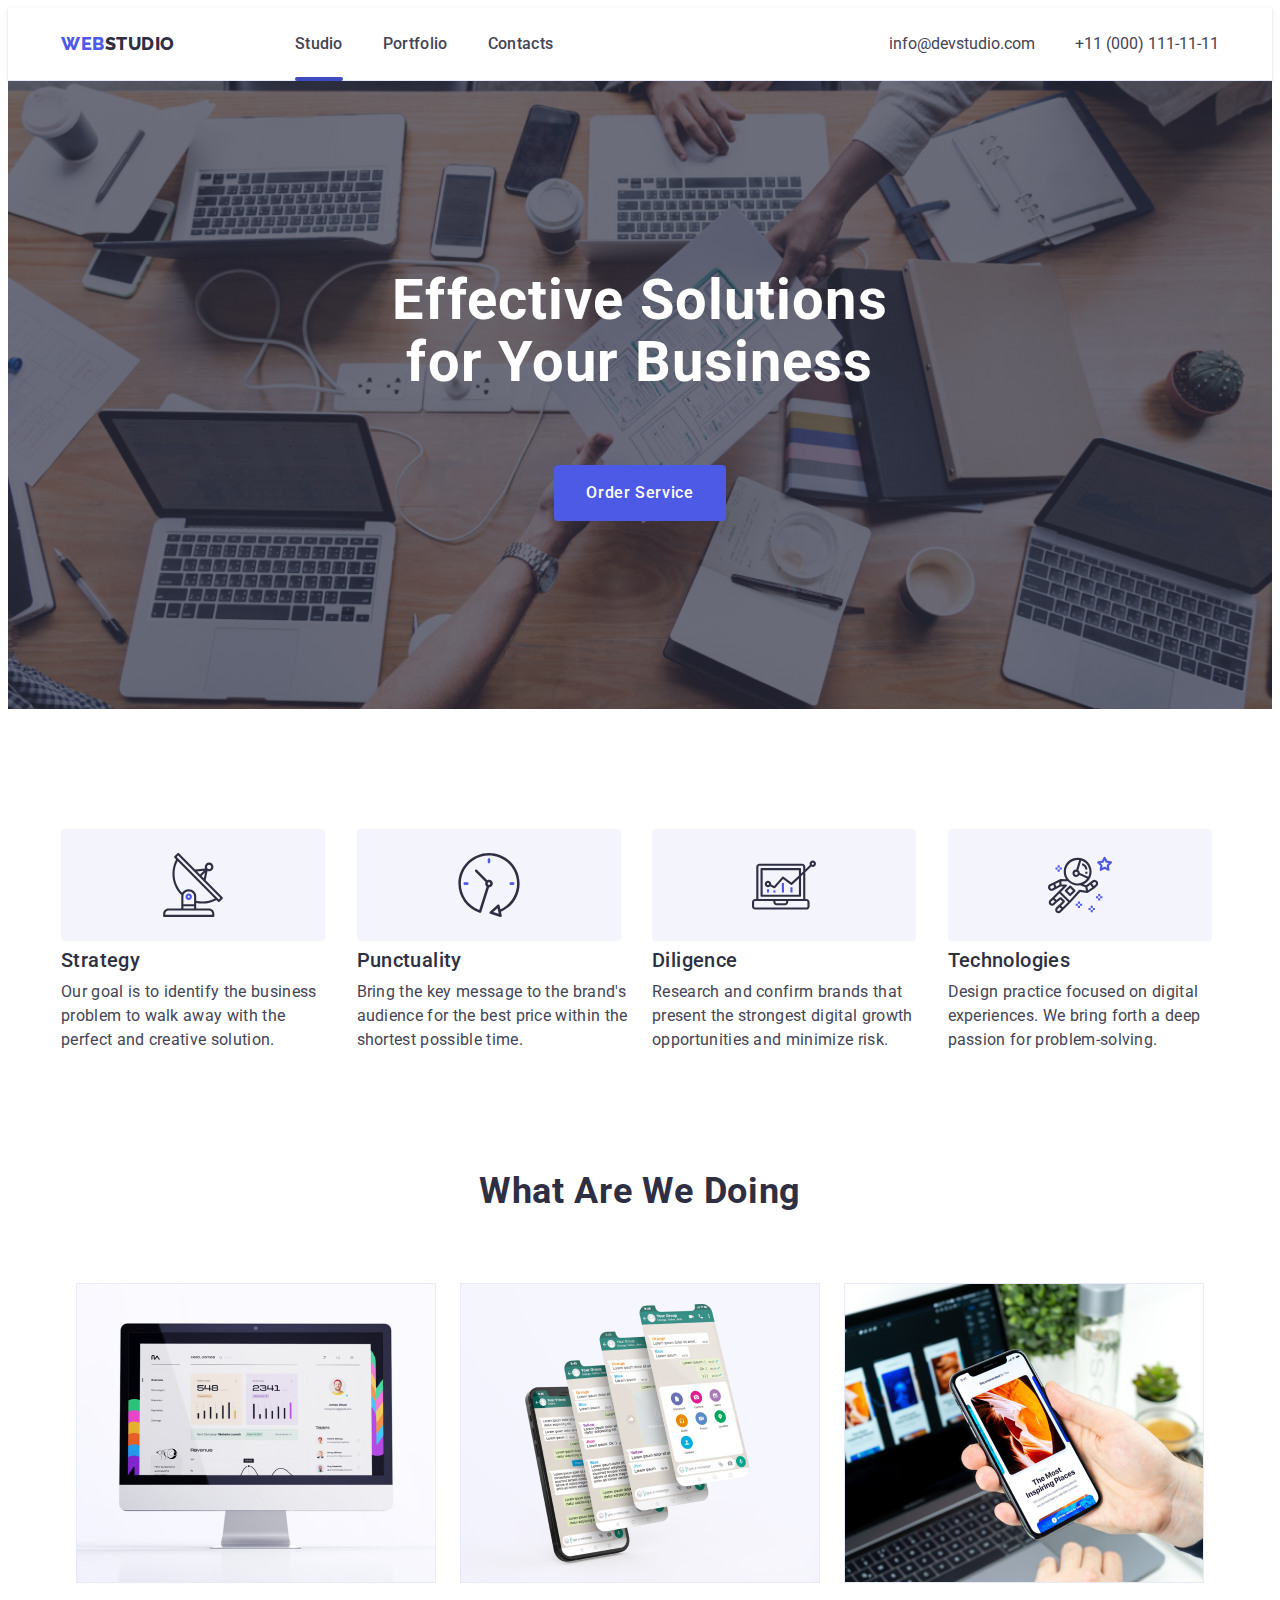
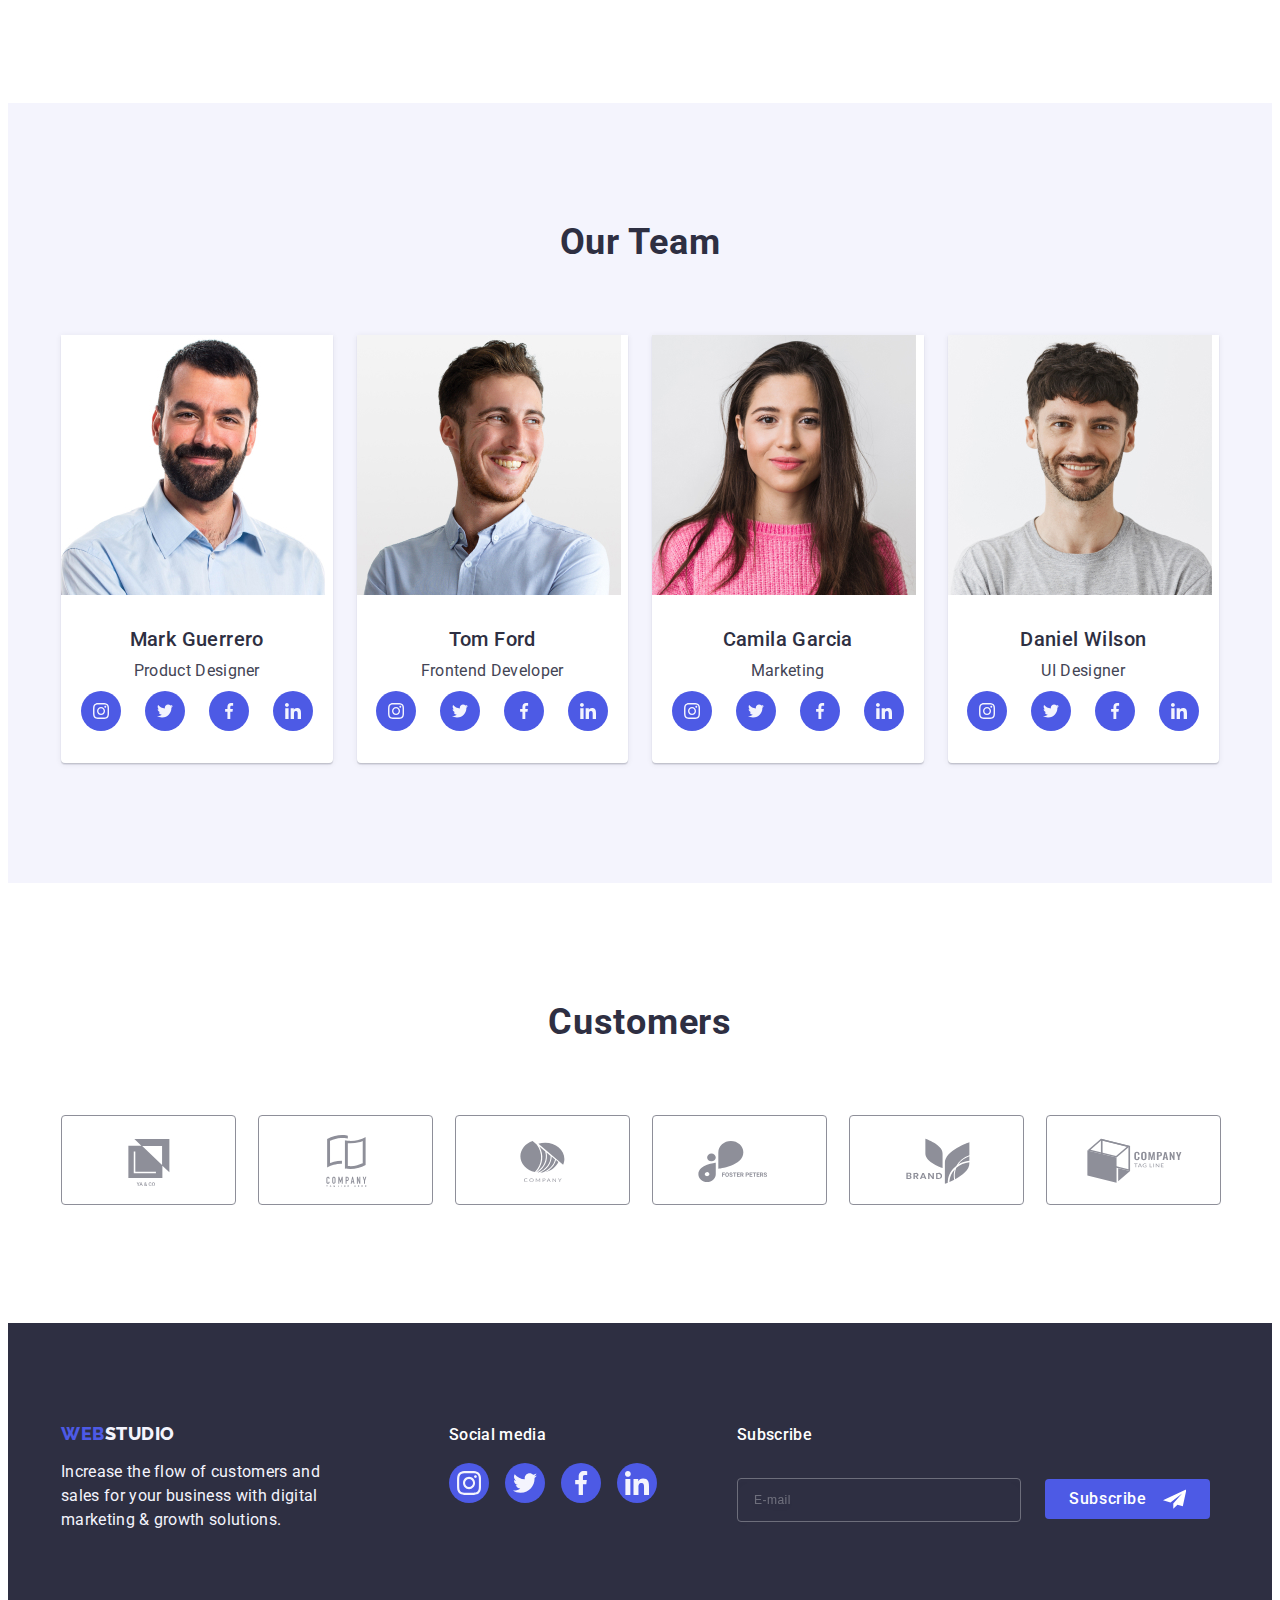
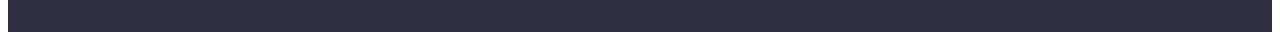
<file: index.html>
<!DOCTYPE html>
<html lang="en">
  <head>
    <meta charset="utf-8" />
    <link rel="preconnect" href="https://fonts.googleapis.com" />
    <link rel="preconnect" href="https://fonts.gstatic.com" crossorigin />
    <link
      href="https://fonts.googleapis.com/css2?family=Raleway:wght@800&family=Roboto:wght@400;500;700;900&display=swap"
      rel="stylesheet"
    />
    <link
      rel="stylesheet"
      href="https://cdnjs.cloudflare.com/ajax/libs/modern-normalize/2.0.0/modern-normalize.min.css"
      integrity="sha512-4xo8blKMVCiXpTaLzQSLSw3KFOVPWhm/TRtuPVc4WG6kUgjH6J03IBuG7JZPkcWMxJ5huwaBpOpnwYElP/m6wg=="
      crossorigin="anonymous"
      referrerpolicy="no-referrer"
    />
    <link rel="stylesheet" href="./css/styles.css" />
    <meta name="viewport" content="width=device-width, initial-scale=1.0" />
    <title>Студия</title>
  </head>
  <body>
    <header class="header-top">
      <div class="container header-container">
        <nav class="header-nav">
          <a href="./index.html" class="logo-class link"
            >Web<span class="span-logo">Studio</span></a
          >
          <ul class="list nav-menu nav-list-menu">
            <li>
              <a class="list-one active link" href="./index.html">Studio</a>
            </li>
            <li>
              <a class="list-one link" href="./portfolio.html">Portfolio</a>
            </li>
            <li>
              <a class="list-one link" href="">Contacts</a>
            </li>
          </ul>
        </nav>
        <address class="nav-address">
          <ul class="list-address nav-menu list">
            <li>
              <a class="list-link link" href="mailto:info@devstudio.com"
                >info@devstudio.com</a
              >
            </li>
            <li>
              <a class="list-link link" href="tel:+110001111111"
                >+11 (000) 111-11-11</a
              >
            </li>
          </ul>
        </address>
        <button
        class="menu-toggle js-open-menu mobile-menu-hidden"
        aria-expanded="false"
        aria-controls="mobile-menu">
        <svg class="menu-icon" width="32" height="22">
          <use href="./images/icons.svg#icon-charm_menu-hamburger">
          </use>
        </svg>
      </button>
      <div class="mobile-menu-hidden">
        <div class="menu-container js-menu-container" id="mobile-menu">
          <button class="modal-button menu-close js-close-menu">
            <svg class="modal-svg" width="8" height="8">
              <use href="./images/icons.svg#icon-close-black-18"></use>
            </svg>
          </button>
          <ul class="list mobile-menu-list">
            <li class="mobile-menu-item">
              <a class="list-one current link" href="./index.html">Studio</a>
            </li>
            <li class="mobile-menu-item">
              <a class="list-one link" href="./portfolio.html">Portfolio</a>
            </li>
            <li class="mobile-menu-item">
              <a class="list-one link" href="">Contacts</a>
            </li>
          </ul>
          <address class="nav-address nav-mobile-menu">
            <ul class="list nav-address-mob">
              <li>
                <a class="list-link link" href="tel:+110001111111"
                  >+11 (000) 111-11-11</a
                >
              </li>
              <li>
                <a class="list-link link mobile-email" href="mailto:info@devstudio.com"
                  >info@devstudio.com</a
                >
              </li>
              
            </ul>
          </address>
          <ul class="social-link mobile-links list">
            <li class="social-link-list">
              <a class="link-person mobile-menu-link" href="">
                <svg class="svg-social" width="24" height="24">
                  <use href="./images/icons.svg#icon-instagram1"></use>
                </svg>
              </a>
            </li>
            <li class="social-link-list mobile-links-list">
              <a class="link-person mobile-menu-link" href="">
                <svg class="svg-social" width="24" height="24">
                  <use href="./images/icons.svg#icon-twitter2"></use>
                </svg>
              </a>
            </li>
            <li class="social-link-list mobile-links-list">
              <a class="link-person mobile-menu-link" href="">
                <svg class="svg-social mobile-svg" width="24" height="24">
                  <use href="./images/icons.svg#icon-facebook3"></use>
                </svg>
              </a>
            </li>
            <li class="social-link-list mobile-links-list">
              <a class="link-person mobile-menu-link" href="">
                <svg class="svg-social" width="24" height="24">
                  <use href="./images/icons.svg#icon-linkedin4"></use>
                </svg>
              </a>
            </li>
          </ul>
        </div>
    </div>
      </div>
    </header>
    <main>
      <section class="section-one">
        <div class="container header-section-one">
          <h1 class="section-one-header">
            Effective Solutions for Your Business
          </h1>
          <button class="button-class" type="button" data-modal-open>
            Order Service
          </button>
        </div>
      </section>
      <section class="section-two">
        <div class="container">
          <h2 class="visually-hidden">We Are</h2>
          <ul class="list-two">
            <li class="list-item">
              <div class="icon-svg nav-menu nav-tablet">
                <svg width="64" height="64" fill="none">
                  <use href="./images/icons.svg#icon-antenna1"></use>
                </svg>
              </div>
              <h3 class="section-two-header ">Strategy</h3>
              <p class="section-two-paragraph">
                Our goal is to identify the business problem to walk away with
                the perfect and creative solution.
              </p>
            </li>
            <li class="list-item">
              <div class="icon-svg nav-menu nav-tablet">
                <svg
                  xmlns="http://www.w3.org/2000/svg"
                  width="64"
                  height="64"
                  viewBox="0 0 64 64"
                  fill="none"
                >
                  <use href="./images/icons.svg#icon-clock1"></use>
                </svg>
              </div>
              <h3 class="section-two-header">Punctuality</h3>
              <p class="section-two-paragraph">
                Bring the key message to the brand's audience for the best price
                within the shortest possible time.
              </p>
            </li>
            <li class="list-item">
              <div class="icon-svg nav-menu nav-tablet">
                <svg
                  xmlns="http://www.w3.org/2000/svg"
                  width="64"
                  height="64"
                  viewBox="0 0 64 64"
                  fill="none"
                >
                  <use href="./images/icons.svg#icon-diagram1"></use>
                </svg>
              </div>
              <h3 class="section-two-header">Diligence</h3>
              <p class="section-two-paragraph">
                Research and confirm brands that present the strongest digital
                growth opportunities and minimize risk.
              </p>
            </li>
            <li class="list-item">
              <div class="icon-svg nav-menu nav-tablet">
                <svg 
                  xmlns="http://www.w3.org/2000/svg"
                  width="64"
                  height="64"
                  viewBox="0 0 64 64"
                  fill="none"
                >
                  <use href="./images/icons.svg#icon-astronaut1"></use>
                </svg>
              </div>
              <h3 class="section-two-header">Technologies</h3>
              <p class="section-two-paragraph">
                Design practice focused on digital experiences. We bring forth a
                deep passion for problem-solving.
              </p>
            </li>
          </ul>
        </div>
      </section>
      <section class="section-three nav-menu nav-tablet">
        <div class="container">
          <h2 class="section-three-header">What are we doing</h2>
          <ul class="list-three">
            <li class="list-item-three">
              <img 
              srcset="./images/macos.jpg   1x, ./images/macos@2x.jpg   2x"
              src="./images/macos.jpg" alt="Macos" width="360" />
            </li>
            <li class="list-item-three">
              <img
              srcset="./images/iphone1.jpg   1x, ./images/iphone1@2x.jpg   2x" 
              src="./images/iphone1.jpg" alt="Iphone" width="360" />
            </li>
            <li class="list-item-three">
              <img
              srcset="./images/iphone2.jpg   1x, ./images/iphone2@2x.jpg   2x"
                src="./images/iphone2.jpg"
                alt="Iphone in hands"
                width="360"
              />
            </li>
          </ul>
        </div>
      </section>
      <section class="section-four">
        <div class="container">
          <h2 class="section-four-header">Our Team</h2>
          <ul class="list-four list">
            <li class="list-item-four">
              <img
              srcset="./images/person1.jpg   1x, ./images/person1@2x.jpg   2x"
                src="./images/person1.jpg"
                alt="Mark Guerrero-Product Designer"
                width="264"
                height="260"
              />
              <div class="list-person">
                <h3 class="list-person-header">Mark Guerrero</h3>
                <p class="list-person-paragraph">Product Designer</p>
                <ul class="social-link list">
                  <li class="social-link-list">
                    <a class="link-person" href="">
                      <svg class="svg-social" width="16" height="16">
                        <use href="./images/icons.svg#icon-instagram1"></use>
                      </svg>
                    </a>
                  </li>
                  <li class="social-link-list">
                    <a class="link-person" href="">
                      <svg class="svg-social" width="16" height="16">
                        <use href="./images/icons.svg#icon-twitter2"></use>
                      </svg>
                    </a>
                  </li>
                  <li class="social-link-list">
                    <a class="link-person" href="">
                      <svg class="svg-social" width="16" height="16">
                        <use href="./images/icons.svg#icon-facebook3"></use>
                      </svg>
                    </a>
                  </li>
                  <li class="social-link-list">
                    <a class="link-person" href="">
                      <svg class="svg-social" width="16" height="16">
                        <use href="./images/icons.svg#icon-linkedin4"></use>
                      </svg>
                    </a>
                  </li>
                </ul>
              </div>
            </li>
            <li class="list-item-four">
              <img
              srcset="./images/person2.jpg  1x, ./images/person2@2x.jpg   2x"
                src="./images/person2.jpg"
                alt="Tom Ford-Frontend Developer"
                width="264"
                height="260"
              />
              <div class="list-person">
                <h3 class="list-person-header">Tom Ford</h3>
                <p class="list-person-paragraph">Frontend Developer</p>
                <ul class="social-link list">
                  <li class="social-link-list">
                    <a class="link-person" href="">
                      <svg class="svg-social" width="16" height="16">
                        <use href="./images/icons.svg#icon-instagram1"></use>
                      </svg>
                    </a>
                  </li>
                  <li class="social-link-list">
                    <a class="link-person" href="">
                      <svg class="svg-social" width="16" height="16">
                        <use href="./images/icons.svg#icon-twitter2"></use>
                      </svg>
                    </a>
                  </li>
                  <li class="social-link-list">
                    <a class="link-person" href="">
                      <svg class="svg-social" width="16" height="16">
                        <use href="./images/icons.svg#icon-facebook3"></use>
                      </svg>
                    </a>
                  </li>
                  <li class="social-link-list">
                    <a class="link-person" href="">
                      <svg class="svg-social" width="16" height="16">
                        <use href="./images/icons.svg#icon-linkedin4"></use>
                      </svg>
                    </a>
                  </li>
                </ul>
              </div>
            </li>
            <li class="list-item-four">
              <img
              srcset="./images/person3.jpg   1x, ./images/person3@2x.jpg   2x"
                src="./images/person3.jpg"
                alt="Camila Garcia-Marketing"
                width="264"
                height="260"
              />
              <div class="list-person">
                <h3 class="list-person-header">Camila Garcia</h3>
                <p class="list-person-paragraph">Marketing</p>
                <ul class="social-link list">
                  <li class="social-link-list">
                    <a class="link-person" href="">
                      <svg class="svg-social" width="16" height="16">
                        <use href="./images/icons.svg#icon-instagram1"></use>
                      </svg>
                    </a>
                  </li>
                  <li class="social-link-list">
                    <a class="link-person" href="">
                      <svg class="svg-social" width="16" height="16">
                        <use href="./images/icons.svg#icon-twitter2"></use>
                      </svg>
                    </a>
                  </li>
                  <li class="social-link-list">
                    <a class="link-person" href="">
                      <svg class="svg-social" width="16" height="16">
                        <use href="./images/icons.svg#icon-facebook3"></use>
                      </svg>
                    </a>
                  </li>
                  <li class="social-link-list">
                    <a class="link-person" href="">
                      <svg class="svg-social" width="16" height="16">
                        <use href="./images/icons.svg#icon-linkedin4"></use>
                      </svg>
                    </a>
                  </li>
                </ul>
              </div>
            </li>
            <li class="list-item-four">
              <img
              srcset="./images/person4.jpg   1x, ./images/person4@2x.jpg   2x"
                src="./images/person4.jpg"
                alt="Daniel Wilson-UI Designer"
                width="264"
                height="260"
              />
              <div class="list-person">
                <h3 class="list-person-header">Daniel Wilson</h3>
                <p class="list-person-paragraph">UI Designer</p>
                <ul class="social-link list">
                  <li class="social-link-list">
                    <a class="link-person" href="">
                      <svg class="svg-social" width="16" height="16">
                        <use href="./images/icons.svg#icon-instagram1"></use>
                      </svg>
                    </a>
                  </li>
                  <li class="social-link-list">
                    <a class="link-person" href="">
                      <svg class="svg-social" width="16" height="16">
                        <use href="./images/icons.svg#icon-twitter2"></use>
                      </svg>
                    </a>
                  </li>
                  <li class="social-link-list">
                    <a class="link-person" href="">
                      <svg class="svg-social" width="16" height="16">
                        <use href="./images/icons.svg#icon-facebook3"></use>
                      </svg>
                    </a>
                  </li>
                  <li class="social-link-list">
                    <a class="link-person" href="">
                      <svg class="svg-social" width="16" height="16">
                        <use href="./images/icons.svg#icon-linkedin4"></use>
                      </svg>
                    </a>
                  </li>
                </ul>
              </div>
            </li>
          </ul>
        </div>
      </section>
      <section class="section-five">
        <div class="container">
          <h2 class="section-five-header">Customers</h2>
          <ul class="list-item-five list">
            <li class="list-customers">
              <a class="list-customers-link" href="">
                <svg class="list-five-svg" width="104" height="56">
                  <use href="./images/icons.svg#icon-Logo1"></use>
                </svg>
              </a>
            </li>
            <li class="list-customers">
              <a class="list-customers-link" href="">
                <svg class="list-five-svg" width="104" height="56">
                  <use href="./images/icons.svg#icon-Logo2"></use>
                </svg>
              </a>
            </li>
            <li class="list-customers">
              <a class="list-customers-link" href="">
                <svg class="list-five-svg" width="104" height="56">
                  <use href="./images/icons.svg#icon-Logo3"></use>
                </svg>
              </a>
            </li>
            <li class="list-customers">
              <a class="list-customers-link" href="">
                <svg class="list-five-svg" width="104" height="56">
                  <use href="./images/icons.svg#icon-Logo4"></use>
                </svg>
              </a>
            </li>
            <li class="list-customers">
              <a class="list-customers-link" href="">
                <svg class="list-five-svg" width="104" height="56">
                  <use href="./images/icons.svg#icon-Logo5"></use>
                </svg>
              </a>
            </li>
            <li class="list-customers">
              <a class="list-customers-link" href="">
                <svg class="list-five-svg" width="104" height="56">
                  <use href="./images/icons.svg#icon-Logo6"></use>
                </svg>
              </a>
            </li>
          </ul>
        </div>
      </section>
    </main>
    <footer class="section-footer">
      <div class="section-footer-container container">
        <div class="footer-container">
          <a href="./index.html" class="logo-class-footer link"
            >Web<span class="span-logo-two">Studio</span></a>

          <p class="footer-paragraph">
            Increase the flow of customers and sales for your business with
            digital marketing & growth solutions.
          </p>
        </div>
        <div class="footer-logo">
          <p class="social-media">Social media</p>
          <ul class="social-media-link list">
            <li class="social-media-list">
              <a href="#" class="social-list-link">
                <svg class="social-link-svg" width="24" height="24">
                  <use
                    href="./images/icons.svg#icon-instagram1"
                  ></use>
                </svg>
              </a>
            </li>
            <li class="social-media-list">
              <a href="#" class="social-list-link">
                <svg class="social-link-svg" width="24" height="24">
                  <use href="./images/icons.svg#icon-twitter2"></use>
                </svg>
              </a>
            </li>
            <li class="social-media-list">
              <a href="#" class="social-list-link">
                <svg class="social-link-svg" width="24" height="24">
                  <use href="./images/icons.svg#icon-facebook3"></use>
                </svg>
              </a>
            </li>
            <li class="social-media-list">
              <a href="#" class="social-list-link">
                <svg class="social-link-svg" width="24" height="24">
                  <use href="./images/icons.svg#icon-linkedin4"></use>
                </svg>
              </a>
            </li>
          </ul>

        </div>
        <div class="foot-form-container">
          <p class="foot-form-paragraph">Subscribe</p>
        <form class="foot-form">
          <label class="foot-email">
            <input class="foot-input" type="email" name="user-email" placeholder="E-mail">
          </label>
            
            <button class="form-button" type="submit">
              Subscribe
              <svg class="foot-form-svg" width="24" height="24">
                <use href="./images/icons.svg#icon-telegram-foot"></use>
              </svg>
            </button>

          
        </form>
      </div>
      </div>
    </footer>
    <div class="modal-container is-hidden" data-modal>
      <div class="modal">
        <button class="modal-button" type="button" data-modal-close>
          <svg class="modal-svg" width="8" height="8">
            <use href="./images/icons.svg#icon-close-black-18"></use>
          </svg>
        </button>
        <p class="modal-paragraph">Leave your contacts and we will call you back</p>
        <form>
          <div class="modal-form">
            <label class="modal-label" for="user-name">
              Name
            </label>
          <div class="modal-input-container">
            <input type="text" name="user-name" class="modal-input" id="user-name">
            <svg width="18" height="24" class="modal-input-svg">
              <use href="./images/icons.svg#icon-user-vector">
              </use>
            </svg>
          </div>

          </div>
          <div class="modal-form">
            <label class="modal-label" for="user-phone">
              Phone
            </label>
          <div class="modal-input-container">
            <input type="text" name="user-name" class="modal-input" id="user-phone">
            <svg width="18" height="24" class="modal-input-svg">
              <use href="./images/icons.svg#icon-phone-vector">
              </use>
            </svg>
          </div>

          </div>
          <div class="modal-form">
            <label class="modal-label" for="user-email">
              Email
            </label>
          <div class="modal-input-container">
            <input type="text" name="user-name" class="modal-input" id="user-email">
            <svg width="18" height="24" class="modal-input-svg">
              <use href="./images/icons.svg#icon-email-vector">
              </use>
            </svg>
          </div>
          </div>
          <div class="modal-form-comment">
            <label class="modal-label" for="user-comment">
              Comment
            </label>
            <textarea  class="modal-textarea" id="user-comment"  name="user-comment" placeholder="Text input"></textarea>

          </div>
          <div class="modal-checkbox">
            <input class="modal-checkbox-input visually-hidden" id="user-privacy"  type="checkbox" value="true" name="user-privacy">
            <label  class="modal-checkbox-label" for="user-privacy">
            <span class="checkbox-label-span">
              <svg class="checkbox-span-svg" width="10" height="8">
                <use href="./images/icons.svg#icon-checkbox-vector">

                </use>
              </svg>
            </span>
      
              I accept the terms and conditions of the
              
              <a href="#" class="privacy-policy-link">
                Privacy Policy
              </a>
            </label>

          </div>
          <button class="modal-form-button">
            Send
          </button>
          
        </form>
      </div>
    </div>

    <script src="./js/modal.js"></script>
    <script src="./js/mobile-menu.js"></script>
  </body>
</html>
</file>
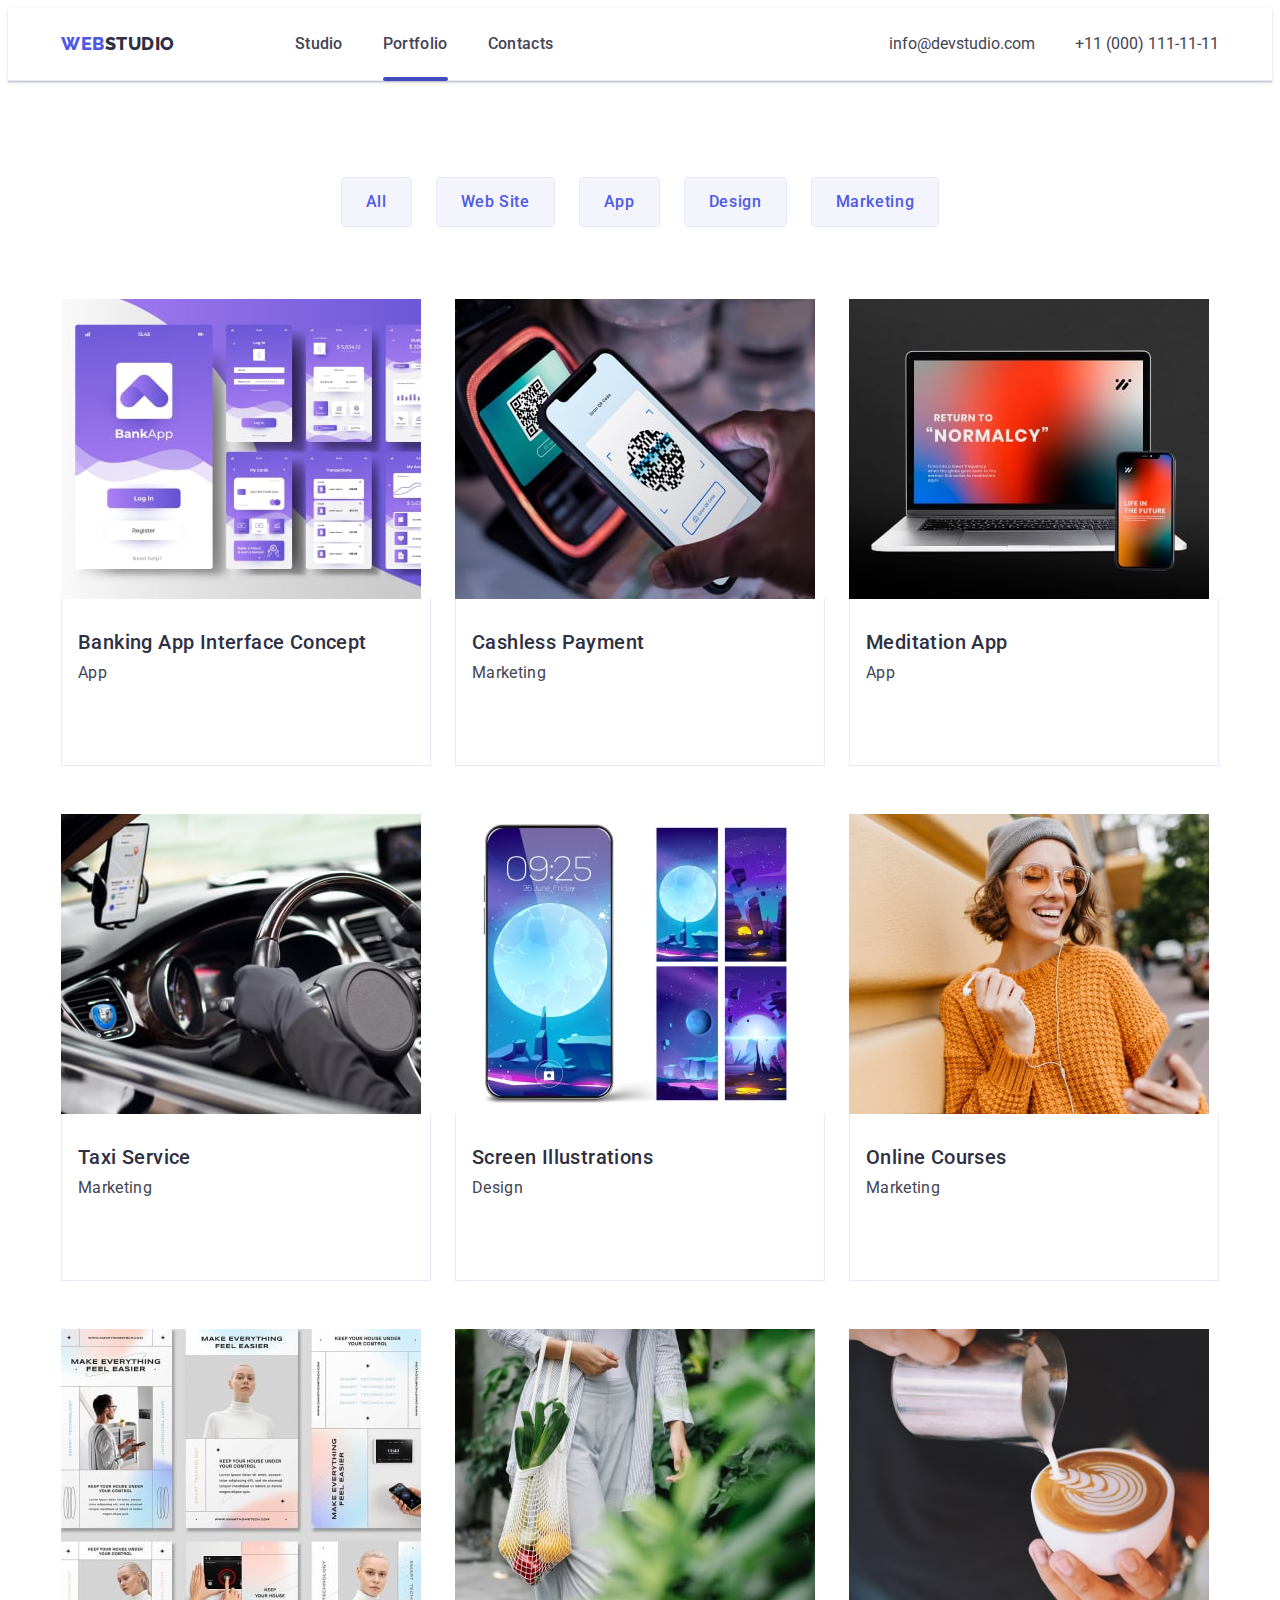
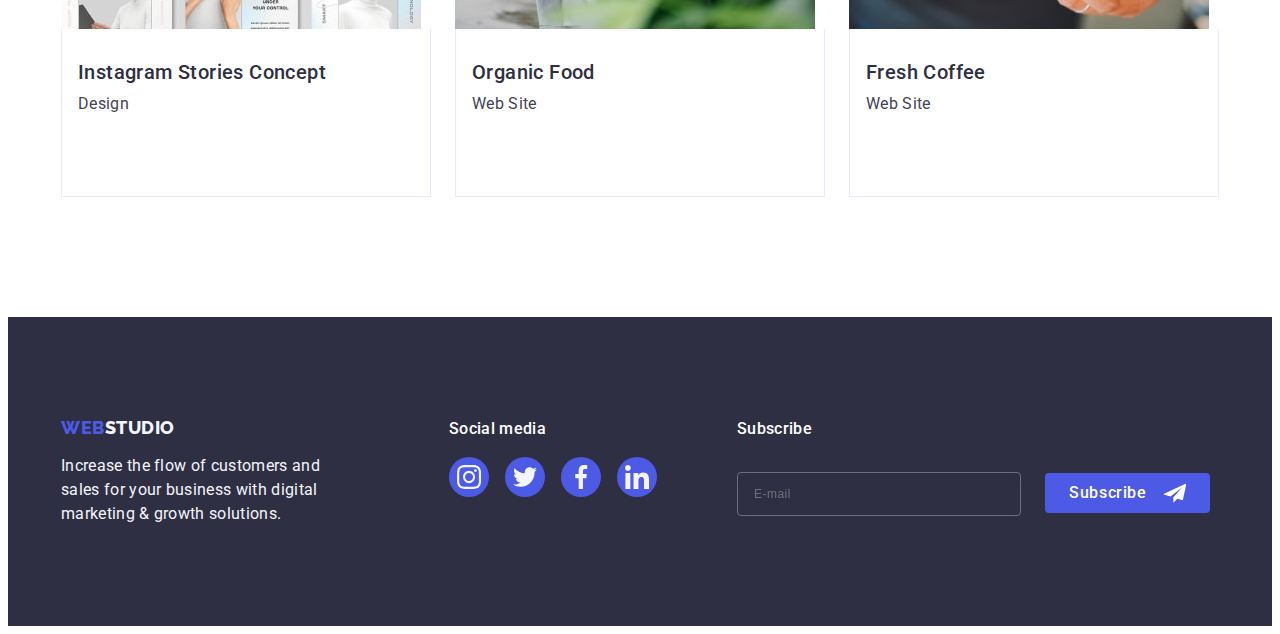
<file: portfolio.html>
<!DOCTYPE html>
<html lang="en">
  <head>
    <meta charset="UTF-8" >
    <link rel="preconnect" href="https://fonts.googleapis.com" >
    <link rel="preconnect" href="https://fonts.gstatic.com" crossorigin >
    <link
      href="https://fonts.googleapis.com/css2?family=Raleway:wght@800&family=Roboto:wght@400;500;700;900&display=swap"
      rel="stylesheet"
    >
    <link rel="stylesheet" href="https://cdnjs.cloudflare.com/ajax/libs/modern-normalize/2.0.0/modern-normalize.min.css" integrity="sha512-4xo8blKMVCiXpTaLzQSLSw3KFOVPWhm/TRtuPVc4WG6kUgjH6J03IBuG7JZPkcWMxJ5huwaBpOpnwYElP/m6wg==" crossorigin="anonymous" referrerpolicy="no-referrer" >
    <link rel="stylesheet" href="./css/styles.css" >
    <title>Портфолио</title>
  </head>
  <body>
    <header class="header-top">
      <div class="container-two container">
      <nav class="header-nav">
        <a href="./index.html" class="logo-class link">Web<span class="span-logo">Studio</span></a>
        <ul class="list">
          <li>
            <a class="list-one link" href="./index.html">Studio</a>
          </li>
          <li>
            <a class="list-one active link" href="./portfolio.html">Portfolio</a>
          </li>
          <li>
            <a class="list-one link" href="">Contacts</a></li>
        </ul>
      </nav>
      <address class="nav-address">
        <ul class="list">
          <li>
            <a class="list-link link" href="mailto:info@devstudio.com">info@devstudio.com</a>
          </li>
          <li>
            <a class="list-link link" href="tel:+110001111111">+11 (000) 111-11-11</a></li>
        </ul>
      </address>
    </div>
    </header>
    <main>
      <section class="section-one-portfolio">
        <div class="container">
        <h1 class="visually-hidden">List</h1>
        <ul class="list-portfolio list">
          <li><button class="button-click" type="button">All</button></li>
          <li><button class="button-click" type="button">Web Site</button></li>
          <li><button class="button-click" type="button">App</button></li>
          <li><button class="button-click" type="button">Design</button></li>
          <li><button class="button-click" type="button">Marketing</button></li>
        </ul>

        <ul class="list-two-portfolio list">
          
          <li class="list-item-portfolio">
            
            <a href="#" class="link-card">      
              <div class="img-cover">
              <img
                src="./images/img-min1.jpg"
                alt="App Interface"
                width="360"
                height="300"
              >
              <p class="img-cover-paragraph">
                14 Stylish and User-Friendly App Design Concepts · Task Manager App · Calorie Tracker App · Exotic Fruit Ecommerce App · Cloud Storage App
              </p>
            </div>
            
              <div class="container-portfolio">
              <h2 class="section-two-header">Banking App Interface Concept</h2>
              <p class="section-two-paragraph">App</p>
            </div>
         
            </a>
          </li>
          <li class="list-item-portfolio">
            <a href="#" class="link-card">
              <div class="img-cover">
              <img
                src="./images/img-min2.jpg"
                alt="Cashless Payment"
                width="360"
                height="300"
              >
              <p class="img-cover-paragraph">
                14 Stylish and User-Friendly App Design Concepts · Task Manager App · Calorie Tracker App · Exotic Fruit Ecommerce App · Cloud Storage App
              </p>
            </div>
              <div class="container-portfolio">
              <h2 class="section-two-header">Cashless Payment</h2>
              <p class="section-two-paragraph">Marketing</p>
            </div>
            </a>
          </li>
          <li class="list-item-portfolio">
            <a href="#" class="link-card">
              <div class="img-cover">
              <img
                src="./images/img-min3.jpg"
                alt="Miditation App"
                width="360"
                height="300"
              >
              <p class="img-cover-paragraph">
                14 Stylish and User-Friendly App Design Concepts · Task Manager App · Calorie Tracker App · Exotic Fruit Ecommerce App · Cloud Storage App
              </p>
            </div>
              <div class="container-portfolio">
              <h2 class="section-two-header">Meditation App</h2>
              <p class="section-two-paragraph">App</p>
            </div>
            </a>
          </li>

          <li class="list-item-portfolio">
            <a href="#" class="link-card">
              <div class="img-cover">
              <img
                src="./images/img-min4.jpg"
                alt="Taxi Service"
                width="360"
                height="300"
              >
              <p class="img-cover-paragraph">
                14 Stylish and User-Friendly App Design Concepts · Task Manager App · Calorie Tracker App · Exotic Fruit Ecommerce App · Cloud Storage App
              </p>
            </div>
              <div class="container-portfolio">
              <h2 class="section-two-header">Taxi Service</h2>
              <p class="section-two-paragraph">Marketing</p>
            </div>
            </a>
          </li>
          <li class="list-item-portfolio">
            <a href="#" class="link-card">
              <div class="img-cover">
              <img
                src="./images/img-min5.jpg"
                alt="Screen Illustrations"
                width="360"
                height="300"
              >
              <p class="img-cover-paragraph">
                14 Stylish and User-Friendly App Design Concepts · Task Manager App · Calorie Tracker App · Exotic Fruit Ecommerce App · Cloud Storage App
              </p>
            </div>
              <div class="container-portfolio">
              <h2 class="section-two-header">Screen Illustrations</h2>
              <p class="section-two-paragraph">Design</p>
            </div>
            </a>
          </li>
          <li class="list-item-portfolio">
            <a href="#" class="link-card">
              <div class="img-cover">
              <img
                src="./images/img-min6.jpg"
                alt="Online Courses"
                width="360"
                height="300"
              >
              <p class="img-cover-paragraph">
                14 Stylish and User-Friendly App Design Concepts · Task Manager App · Calorie Tracker App · Exotic Fruit Ecommerce App · Cloud Storage App
              </p>
            </div>
              <div class="container-portfolio">
              <h2 class="section-two-header">Online Courses</h2>
              <p class="section-two-paragraph">Marketing</p>
            </div>
            </a>
          </li>

          <li class="list-item-portfolio">
            <a href="#" class="link-card">
              <div class="img-cover">
              <img
                src="./images/img-min7.jpg"
                alt="Instagram Stories Concept"
                width="360"
                height="300"
              >
              <p class="img-cover-paragraph">
                14 Stylish and User-Friendly App Design Concepts · Task Manager App · Calorie Tracker App · Exotic Fruit Ecommerce App · Cloud Storage App
              </p>
            </div>
              <div class="container-portfolio">
              <h2 class="section-two-header">Instagram Stories Concept</h2>
              <p class="section-two-paragraph">Design</p>
            </div>
            </a>
          </li>
          <li class="list-item-portfolio">
            <a href="#" class="link-card">
              <div class="img-cover">
              <img
                src="./images/img-min8.jpg"
                alt="Organic Food"
                width="360"
                height="300"
              >
              <p class="img-cover-paragraph">
                14 Stylish and User-Friendly App Design Concepts · Task Manager App · Calorie Tracker App · Exotic Fruit Ecommerce App · Cloud Storage App
              </p>
            </div>
              <div class="container-portfolio">
              <h2 class="section-two-header">Organic Food</h2>
              <p class="section-two-paragraph">Web Site</p>
            </div>
            
            </a>
          </li>
          <li class="list-item-portfolio">
            <a href="#" class="link-card">
              <div class="img-cover">
              <img
                src="./images/img-min9.jpg"
                alt="Fresh Coffee"
                width="360"
                height="300"
              >
              <p class="img-cover-paragraph">
                14 Stylish and User-Friendly App Design Concepts · Task Manager App · Calorie Tracker App · Exotic Fruit Ecommerce App · Cloud Storage App
              </p>
            </div>
              <div class="container-portfolio">
              <h2 class="section-two-header">Fresh Coffee</h2>
              <p class="section-two-paragraph">Web Site</p>
            </div>
            </a>
          </li>
        </ul>
      </div>
      </section>
    
    </main>
    <footer class="section-footer">
      <div class="section-footer-container container">
        <div class="footer-container">
          <a href="./index.html" class="logo-class link"
            >Web<span class="span-logo-two">Studio</span></a>

          <p class="footer-paragraph">
            Increase the flow of customers and sales for your business with
            digital marketing & growth solutions.
          </p>
        </div>
        <div class="footer-logo">
          <p class="social-media">Social media</p>
          <ul class="social-media-link list">
            <li class="social-media-list">
              <a href="#" class="social-list-link">
                <svg class="social-link-svg" width="24" height="24">
                  <use
                    href="./images/icons.svg#icon-instagram1"
                  ></use>
                </svg>
              </a>
            </li>
            <li class="social-media-list">
              <a href="#" class="social-list-link">
                <svg class="social-link-svg" width="24" height="24">
                  <use href="./images/icons.svg#icon-twitter2"></use>
                </svg>
              </a>
            </li>
            <li class="social-media-list">
              <a href="#" class="social-list-link">
                <svg class="social-link-svg" width="24" height="24">
                  <use href="./images/icons.svg#icon-facebook3"></use>
                </svg>
              </a>
            </li>
            <li class="social-media-list">
              <a href="#" class="social-list-link">
                <svg class="social-link-svg" width="24" height="24">
                  <use href="./images/icons.svg#icon-linkedin4"></use>
                </svg>
              </a>
            </li>
          </ul>
        </div>
        <div class="foot-form-container">
          <p class="foot-form-paragraph">Subscribe</p>
        <form class="foot-form">
          <label class="foot-email" >
            <input class="foot-input" type="email" name="user-email" placeholder="E-mail">
          </label>
            
            <button class="form-button" type="submit">
              Subscribe
              <svg class="foot-form-svg" width="24" height="24">
                <use href="./images/icons.svg#icon-telegram-foot"></use>
              </svg>
            </button>

        </form>
      </div>
      </div>
    </footer>
  </body>
</html>
</file>
<file: css/styles.css>
:root {
  --primary-font: "Roboto", sans-serif;
  --navy-blue-modal-color: #2e2f42;
  --slate-color: #434455;
  --iris-color: #4d5ae5;
  --cloud-color: #f4f4fd;
  --ocean-color: #404bbf;
  --green-color: #31d0aa;
  --light-slate-color: #8e8f99;
  --cornflower-color: #e7e9fc;
  --white-color: #ffffff;
  --gray-color: #2e2f42;
  --dairy: #fcfcfc;
}

h1,
h2,
h3,
h4,
h5,
h6,
p {
  margin: 0;
}

ul {
  margin: 0;
  padding-left: 0;
}
.li {
    text-decoration: none;
}
.link {
  text-decoration: none;
}
.list {
  display: flex;
  gap: 40px;
  text-decoration: none;
  list-style-type: none;
}

.list-person {
  padding: 32px 0;
  transition: background-color 250ms cubic-bezier(0.4, 0, 0.2, 1);
}

.social-link {
  display: flex;
  justify-content: center;
  gap: 24px;
}

.social-link-list {
  width: 40px;
  height: 40px;
}

.social-link-footer {
  display: flex;
  gap: 16px;
}
.address {
    font-style: normal;
}
.svg-social {
  fill: var(--cloud-color);
}
.list:hover,
.list:focus {
  color: var(--ocean-color);
}

.link-person {
    width: 100%;
    height: 100%;
    background-color: var(--iris-color);
    border-radius: 50%;
    display: flex; 
    align-items: center;
    justify-content: center;
    transition:  background-color 250ms cubic-bezier(0.4, 0, 0.2, 1);
  }

.link-person:hover,
.link-person:focus {
  background-color: var(--ocean-color);
}

.list-person-header {
  text-align: center; 
  margin-bottom: 8px;
  font-weight: 500;
  font-size: 20px;
  line-height: 1.2;
  letter-spacing: 0.02em;
  color: var(--navy-blue-modal-color);

}
.list-portfolio {
  display: flex;
  justify-content: center;
  gap: 24px;
  margin-bottom: 72px;
}

.list-person-paragraph {
  text-align: center;
  font-size: 16px;
  line-height: 1.5;
  letter-spacing: 0.02em;
  color: var(--slate-color);
  margin-bottom: 8px;

}

.list-two-portfolio {
  display: flex;
  flex-wrap: wrap;
  column-gap: 24px;
  row-gap: 48px;
}

.list-item-portfolio {
  width: calc((100% - 48px) / 3);
}

.img-cover {
  position: relative;
  overflow: hidden;
}

.img-cover-paragraph {
  position: absolute;
  top: 0;
  font-size: 16px;
  line-height: 1.5;
  letter-spacing: 0.02em;
  color: var(--cloud-color);
  padding: 40px 32px;
  background-color: var(--iris-color);
  height: 100%;
  width: 100%;
  transform: translateY(100%);
  transition: transform 250ms cubic-bezier(0.4, 0, 0.2, 1);
}

.img-cover-paragraph:hover,
.img-cover-paragraph:focus {
  transform: translateY(0%);
}

.container-portfolio {
  padding: 32px 16px;
  border: 1px solid #e7e9fc;
  border-top: none;
}
.list-address {
    display: flex;
    gap: 40px;
}
.link-card {
  display: block;
  transition: box-shadow 250ms cubic-bezier(0.4, 0, 0.2, 1);
  text-decoration: none;
}

.link-card:hover,
.link-card:focus {
  box-shadow: 0px 1px 6px rgba(46, 47, 66, 0.08),
    0px 1px 1px rgba(46, 47, 66, 0.16), 0px 2px 1px rgba(46, 47, 66, 0.08);
}

.link-card:hover p,
.link-card:focus p {
  transform: translateY(0%);
}
img {
  display: block;
}
body {
  font-family: var(--primary-font);
  color: var(--slate-color);
  background-color: var(--white-color);
  line-height: 1.5;
}
.header-nav {
  display: flex;
  align-items: center;
}
.header-nav .list-one {
    color: var(--navy-blue);
    font-size: 16px;
    line-height: 1.5;
    letter-spacing: 0.02em;
    font-weight: 500;
    padding: 24px 0;
    position: relative;
    transition: color 250ms cubic-bezier(0.4, 0, 0.2, 1);
    text-decoration: none;
}
.header-nav:last-child {
    margin-right: 0;
}
.nav-address {
  font-style: normal;
  margin-left: auto;
}
.nav-mobile-menu {
  margin-left: 0;
  margin-bottom: 48px;
}
.mobile-menu-hidden {
  display: flex;
}
.container {
  max-width: 428px;
  padding: 0 16px;
  margin: 0 auto;
}
.container-two {
  display: flex;
  align-items: center;
}
.section-footer .logo-class {
  margin-bottom: 16px;
}
.span-logo {
  color: var(--navy-blue-modal-color);
}

.span-logo-two {
  color: var(--cloud-color);
}

.section-footer .logo-class-footer {
  margin-bottom: 16px;
}
.header-container {
  display: flex;
  align-items: center;
  height: 72px;
  
}
.header-container:first-child {
  display: flex;
}
.nav-menu {
    display: none;
  }
.logo-class {
  color: var(--iris-color);
  font-size: 18px;
  font-weight: 800;
  line-height: 1.17;
  letter-spacing: 0.03em; 
  font-family: "Raleway", sans-serif;
  text-decoration: none;
  text-transform: uppercase;
  display: inline-block;
}
.section-one {
  background-image: linear-gradient(
      rgba(46, 47, 66, 0.7),
      rgba(46, 47, 66, 0.7)
    ),
    url(../images/img-name-mobile.jpg);
  background-repeat: no-repeat;
  background-position: center;
  background-size: cover;
  padding: 112px 0;
  margin: 0 auto;
  color: var(--white-color);
  background-color: var(--navy-blue-modal-color);
  line-height: 1.07;
  letter-spacing: 0.02em;
}
@media screen and (min-device-pixel-ratio: 2),
  screen and (min-resolution: 192dpi),
  screen and (min-resolution: 2dppx) {
  .section-one {
    background-image: linear-gradient(
        rgba(46, 47, 66, 0.7),
        rgba(46, 47, 66, 0.7)
      ),
      url(../images/img-name-mobile@2x.jpg);
  }
}
.section-one-header {
    color: var(--white-color);
    text-align: center;
    font-size: 36px;
    line-height: 1.11;
    letter-spacing: 0.02em;
    font-weight: 700;
    margin: 0 auto 72px;
    max-width: 320px;
}
.header-section-one {
    display: flex;
    flex-direction: column;
    align-items: center;
}
.section-two {
  padding: 96px 0;
  font-size: 20px;
  line-height: 1.2;
  letter-spacing: 0.02em;
  color: var(--navy-blue-modal-color);
}
.section-four {
  padding: 96px 0;
  background-color: var(--cloud-color);
}
.section-five {
  padding: 96px 0;
}
.section-footer {
  padding: 96px 0;
  background-color: var(--navy-blue-modal-color);
}
.section-two-header {
  color: var(--navy-blue-modal-color, #2e2f42);
  text-align: center;
  align-self: stretch;
  /* Header 2 */
  font-family: "Roboto", sans-serif;
  font-size: 36px;
  font-style: normal;
  font-weight: 700;
  line-height: 1.11;
  letter-spacing: 0.02em;
  text-transform: capitalize;
  margin-bottom: 8px;
}
.section-three-header{
    font-size: 36px;
    line-height: 1.11;
    text-align: center;
    letter-spacing: 0.02em;
    text-transform: capitalize;
    color: var(--navy-blue-modal-color);
    margin-bottom: 72px;
  }
  .section-five-header {
    font-family: var(--primary-font);
    font-size: 36px;
    color: var(--gray-color);
    line-height: 1.11;
    margin-bottom: 72px;
    text-align: center;
    letter-spacing: 0.02em;
  }
  
.visually-hidden {
    position: absolute;
    width: 1px;
    height: 1px;
    margin: -1px;
    border: 0;
    padding: 0;
    
    white-space: nowrap;
    clip-path: inset(100%);
    clip: rect(0 0 0 0);
    overflow: hidden;
  }
.section-four-header {
    margin-bottom: 72px;
    font-size: 36px;
    line-height: 1.11;
    text-align: center;
    letter-spacing: 0.02em;
    text-transform: capitalize;
    color: var(--navy-blue-modal-color);
  
  }
.section-three {
    padding-bottom: 120px;
  }
/* .list-item {
  width: 396px;
  
} */
.img {
  display: block;
  margin: auto;
}

.list-three {
  display: flex;
  gap: 24px;
  list-style: none;
}

.list-item-three {
  width: calc((100% - 48px) / 3);
}

.list-four {
  display: flex;
  justify-content: center;
  align-items: center;
  flex-direction: column;
  gap: 72px;
}
.list-item-four {
  width: 264px;
  border-radius: 0px 0px 4px 4px;
  background: var(--white-color, #fff);
  box-shadow: 0px 2px 1px 0px rgba(46, 47, 66, 0.08),
    0px 1px 1px 0px rgba(46, 47, 66, 0.16),
    0px 1px 6px 0px rgba(46, 47, 66, 0.08);
}
.list-customers {
  width: calc((100% - 16px) / 2);
  height: 88px;
  transition: border-color 250ms cubic-bezier(0.4, 0, 0.2, 1),
    color 250ms cubic-bezier(0.4, 0, 0.2, 1);
}
.list-customers-link {
    width: 100%;
    height: 100%;
    border: 1px solid var(--light-slate-color);
    border-radius: 4px;
    display: flex;
    align-items: center;
    justify-content: center; 
    color: var(--light-slate-color);
    transition: border-color 250ms cubic-bezier(0.4, 0, 0.2, 1), color 250ms cubic-bezier(0.4, 0, 0.2, 1);
  }
  
  .list-customers-link:hover,
  .list-customers-link:focus {
    border-color: var(--ocean-color);
    color: var(--ocean-color); 
  }
  .list-five-svg {
    fill: currentColor;
    
  }
  .social-media-list {
    width: 40px; 
    height: 40px;
  }

  .social-list-link {
    width: 100%;
    height: 100%;
    background-color: var(--iris-color);
    border-radius: 50%;
    display: flex;
    align-items: center;
    justify-content: center;
    transition: background-color 250ms cubic-bezier(0.4, 0, 0.2, 1);
  }
  
  .social-list-link:hover,
  .social-list-link:focus {
    background-color: var(--green-color);
  }
  .social-link-svg {
    fill: var(--cloud-color);
  
  }
.list-item-five {
    display: flex;
    flex-direction: row;
    flex-wrap: wrap;
    column-gap: 16px;
    row-gap: 72px;
}
.section-two-paragraph {
  color: var(--slate-color, #434455);
  font-size: 16px;
  font-weight: 400;
  line-height: 1.5;
  letter-spacing: 0.02em;
  text-align: start;
  
}
.list-two {
  display: flex;
  flex-direction: column;
  align-items: center;
  gap: 72px;
  text-align: center;
  list-style: none;
}
/* .section-footer-container {
  display: flex;
  flex-direction: column;
  align-items: center;
  justify-content: center;
  max-width: 428px;
} */
.footer-container {
  margin-bottom: 72px;
  display: flex;
  flex-direction: column;
  align-items: center;
  justify-content: center;
}
.footer-paragraph {
  color: var(--cloud-color);
  font-size: 16px;
  font-weight: 400;
  line-height: 1.5;
  letter-spacing: 0.02em;
  height: 72px;
  max-width: 268px;
  text-align: left;
  margin: 0 auto;
}
/* .logo-class {
    text-align: center;
    display: inline-flex;
    height: 24px;
    align-items: center;
    flex-shrink: 0;
   } */
.logo-class-footer {
  display: inline-block;
  margin-bottom: 16px;
  color: var(--iris-color);
  font-size: 18px;
  font-weight: 800;
  line-height: 1.17;
  letter-spacing: 0.03em;
  font-family: "Raleway", sans-serif;
  text-decoration: none;
  text-transform: uppercase;
}
.footer-logo {
  margin-bottom: 72px;
  display: flex;
  flex-direction: column;
  align-items: center;
  justify-content: center;
  
}
.social-media {
    font-weight: 500;
    font-size: 16px ;
    line-height: 1.5;
    letter-spacing: 0.02em;
    color: var(--white-color);
    margin-bottom: 16px;
  }
.social-media-link {
  display: flex;
  justify-content: center;
  align-items: center;
  gap: 16px;
}
/* .foot-form {
  display: flex;
  flex-direction: column;
  align-items: center;
  justify-content: center;
  gap: 24px;
} */
.foot-form-paragraph {
  text-align: center;
  margin-bottom: 16px;
  font-weight: 500;
  font-size: 16px;
  line-height: 1.5;
  letter-spacing: 0.02em;
  color: var(--white-color);
}
/* .foot-form-container {
  display: flex;
  flex-direction: column;
  align-items: center;
  justify-content: center;
  margin: auto;
  max-width: 428px;
} */
.foot-input {
  width: 100%;
  height: 40px;
  flex-shrink: 0;
  border: 1px solid var(--white-color);
  background-color: transparent;
  font-size: 12px;
  line-height: 1.5;
  letter-spacing: 0.04em;
  padding-left: 16px;
  opacity: 0.3;
  filter: drop-shadow(0px 4px 4px rgba(0, 0, 0, 0.15));
  border-radius: 4px;
  color: var(--white-color);
}
.foot-input::placeholder {
    color: var(--white-color);
  }

  .foot-form-svg {
    margin-left: 16px;
  }
.form-button {
  display: flex;
  padding: 8px 24px;
  justify-content: center;
  align-items: center;
  gap: 16px;
  text-align: center;
  font-family: "Roboto", sans-serif;
  font-size: 16px;
  font-weight: 500;
  line-height: 1.5;
  letter-spacing: 0.04em;
  color: var(--white-color);
  cursor: pointer;
  background-color: var(--iris-color);
  border: none;
  margin: 0 auto;
  margin-top: 16px;
  border-radius: 4px;
  min-width: 165px;
  transition: background-color 250ms cubic-bezier(0.4, 0, 0.2, 1);
}

.button-class {
  display: inline-flex;
  padding: 16px 32px;
  align-items: flex-start;
  gap: 10px;
  background-color: var(--iris-color);
  font-family: "Roboto", sans-serif;
  font-weight: 500;
  font-size: 16px;
  line-height: 1.5;
  letter-spacing: 0.04em;
  color: var(--white-color);
  cursor: pointer;
  min-width: 169px;
  height: 56px;
  border: none;
  border-radius: 4px;
  transition: 250ms cubic-bezier(0.4, 0, 0.2, 1),
    background-color 250ms cubic-bezier(0.4, 0, 0.2, 1),
    border-color 250ms cubic-bezier(0.4, 0, 0.2, 1),
    box-shadow 250ms cubic-bezier(0.4, 0, 0.2, 1);
  transition: background-color 250ms cubic-bezier(0.4, 0, 0.2, 1);
}
.button-class:hover,
.button-class:focus {
  background-color: var(--ocean-color);
}
.button-click {
    color: var(--iris-color);
    background-color: var(--cloud-color);
    font-family: "Roboto", sans-serif;
    font-weight: 500;
    font-size: 16px;
    line-height: 1.5;
    letter-spacing: 0.04em;
    cursor: pointer;
    padding: 12px 24px;
    border: 1px solid var(--cornflower-color);
    border-radius: 4px;
    transition: color 250ms cubic-bezier(0.4, 0, 0.2, 1), background-color 250ms cubic-bezier(0.4, 0, 0.2, 1), border-color 250ms cubic-bezier(0.4, 0, 0.2, 1), box-shadow 250ms cubic-bezier(0.4, 0, 0.2, 1);;
  }
  
  .button-click:hover,
  .button-click:focus {
    color: var(--white-color);
    background-color: var(--ocean-color);
    border: 1px solid transparent;
    box-shadow:  0px 3px 1px rgba(0, 0, 0, 0.1), 0px 2px 1px rgba(0, 0, 0, 0.08), 0px 2px 2px rgba(0, 0, 0, 0.12);
  }

  .icon-svg {
    width: 264px;
    height: 112px;
    border-radius: 4px;
    display: none;
    justify-content: center;
    align-items: center;
    background-color: var(--cloud-color);
    margin-bottom: 8px;;
  }
.menu-toggle {
  display: flex;
  align-items: center;
  justify-content: center;
  min-height: 40px;
  min-width: 40px;
  padding: 0;
  background-color: transparent;
  cursor: pointer;
  border: none;
  border-radius: 50%;
  outline: none;
}
.menu-close {
  position: absolute;
  top: 24px;
  right: 24px;
  width: 24px;
  height: 24px;
  padding: 0;
  stroke: var(--navy-blue-modal-color);
  border-radius: 50%;
  border: none;
  cursor: pointer;
  display: flex;
  justify-content: center;
  align-items: center;
  transition: background-color 250ms cubic-bezier(0.4, 0, 0.2, 1);
}
.menu-icon {
  stroke: var(--navy-blue-modal-color);
}

.modal-svg {
  width: 8px;
  height: 8px;
  fill: var(--navy-blue-modal-color);
  transition: fill 250ms cubic-bezier(0.4, 0, 0.2, 1);
}

.modal-svg:hover,
.modal-svg:focus {
  background-color: var(--ocean-color);
}

.modal-svg:hover .close-button-icon,
.modal-svg:focus .close-button-icon {
  fill: var(--white-color);
}

.menu-container {
  display: flex;
  flex-direction: column;
  position: fixed;
  top: 0;
  left: 0;
  width: 100vw;
  height: 100vh;
  background-color: var(--white-color);
  padding: 80px 35px 40px 40px;
  z-index: 999;
  transform: translateX(100%);
  transition: transform 250ms ease-in-out;
  font-family: var(--primary-font);
}

.menu-container.is-open {
  transform: translateX(0);
}

.menu-container .menu-toggle {
  position: absolute;
  top: 24px;
  right: 24px;
  color: var(--white-color);
}

.mobile-menu-list {
  margin-bottom: auto;
  display: flex;
  flex-direction: column;
}


.list-one {
  font-size: 36px;
  letter-spacing: 0.02em;
  line-height: 1.11;
  font-weight: 700;
  color: var(--navy-blue-modal-color);
  display: block;
  position: relative;
  color: 250ms cubic-bezier(0.4, 0, 0.2, 1);
  transition: color 250ms cubic-bezier(0.4, 0, 0.2, 1);
  width: 100%;
}
.list-one.active::after {
  content: "";
  position: absolute;
  left: 0;
  bottom: -1px;
  height: 4px;
  background-color: var(--ocean-color);
  border-radius: 2px;
  width: 100%;
  color: var(--ocean-color);
}

li.list-one:not(:last-child) {
  margin-bottom: 40px;
}

.list-one:hover,
.list-one:focus,
.list-one.current {
  color: var(--ocean-color);
}

.nav-address-mob {
  display: flex;
  flex-direction: column;
  gap: 40px;
}

.list-link {
  color: var(--iris-color);
  font-size: 36px;
  font-weight: 700;
  line-height: 1.1;
  letter-spacing: 0.02;
  text-align: left;
  list-style: none;
  transition: color 250ms cubic-bezier(0.4, 0, 0.2, 1);
}
.list-link:hover,
.list-link:focus {
  color: var(--ocean-color);
}
.mobile-email {
  color: var(--slate-color);
  /* Header 3 */
  font-family: Roboto;
  font-size: 20px;
  font-style: normal;
  font-weight: 500;
  line-height: 24px; /* 120% */
  letter-spacing: 0.4px;
}

.mobile-links {
  display: inline-flex;
  justify-content: space-between;
  align-items: center;
  max-width: 328px;
}

.mobile-links-list {
  width: 40px;
  height: 40px;
  position: relative;
}

.header-top {
  border-bottom: 1px solid #e7e9fc;
  box-shadow: 0px 2px 1px rgba(46, 47, 66, 0.08),
    0px 1px 1px rgba(46, 47, 66, 0.16), 0px 1px 6px rgba(46, 47, 66, 0.08);
}

/* modal-section */

.modal-container {
    position: fixed;
    top: 0; 
    left: 0;
    width: 100%;
    height: 100%;
    background-color: rgba(46, 47, 66, 0.4);
    transition: opacity 250ms cubic-bezier(0.4, 0, 0.2, 1), visibility 250ms cubic-bezier(0.4, 0, 0.2, 1);
  }
  .modal-paragraph {
    font-weight: 500;
    font-size: 16px;
    line-height: 1.5;
    text-align: center;
    letter-spacing: 0.02em;
    color: var(--gray-color);
    margin-bottom: 16px;
  
  }
  .modal-form {
 
    font-size: 12px; 
    line-height: 1.17;
    letter-spacing: 0.04em;
    color: var(--light-slate-color);
    display: block;
    
    margin-bottom: 8px; 
  
  }
  .modal-label {
    display: block;
    margin-bottom: 4px;
    font-family: "Roboto", sans-serif;;
    font-size: 12px;
    font-style: normal;
    font-weight: 400;
    line-height: 14px;
    letter-spacing: 0.48px;
    color: var(--light-slate-color);
    line-height: 1.17;
  
  }
  .modal-form-comment {
    margin-bottom: 16px;
  }
  .modal-textarea {
    width: 100%;
    height: 120px;
    font-size: 12px;
    line-height: 1.17; 
    letter-spacing: 0.04em; 
    color: rgba(46, 47, 66, 0.4);
    border: 1px solid rgba(46, 47, 66, 0.4);
    border-radius: 4px; 
    background-color: transparent;
    padding: 8px 16px; 
    outline: transparent;
    resize: none;
    transition: border-color 250ms cubic-bezier(0.4, 0, 0.2, 1);
  
  }
  .modal-textarea:focus {
    border-color: var(--iris-color);
  }
  
  .modal-checkbox {
    margin-bottom: 24px;
  }

  .modal-checkbox-label {
    font-size: 12px; 
    line-height: 1.17;
    letter-spacing: 0.04em;
    color: var(--light-slate-color);
  
  }
  .privacy-policy-link {
    color: var(--iris-color);
  }
  .modal-form-button {
    display: block;
    min-width: 169px;
    height: 56px;
    font-family: "Roboto", sans-serif;
    font-size: 16px;
    font-weight: 500;
    line-height: 1.5;
    letter-spacing: 0.04em;
    color: var(--white-color);
    cursor: pointer;
    background-color: var(--iris-color);
    border: none; 
    border-radius: 4px;
    font-size: 16px ;
    font-weight: 500;
    transition: background-color 250ms cubic-bezier(0.4, 0, 0.2, 1); 
    box-shadow: 0px 4px 4px 0px rgba(0, 0, 0, 0.15);
    margin: auto;
  
  
  }
  .modal-input-container {
    position: relative; 
  }
  .modal-input {
    width: 100%;
    height: 40px;
    border: 1px solid rgba(46, 47, 66, 0.4); 
    border-radius: 4px;
    background-color: transparent;
    padding-left: 38px;
    outline: transparent; 
    transition: border-color 250ms cubic-bezier(0.4, 0, 0.2, 1); 
  
  }
  
  .modal-input:focus {
    border-color:var(--iris-color);
  
  }

  .checkbox-label-span {
    width: 16px;
    height: 16px;
    border: 1px solid rgba(46, 47, 66, 0.4);
    border-radius: 2px;
    transition: background-color 250ms cubic-bezier(0.4, 0, 0.2, 1), border 250ms cubic-bezier(0.4, 0, 0.2, 1), fill 250ms cubic-bezier(0.4, 0, 0.2, 1);
    display: inline-flex;
    align-items: center;
    justify-content: center;
    fill: transparent;
  }
  
  .checkbox-label-span:active, 
  .checkbox-label-span:checked {
    background-color: var(--ocean-color);
    border: none; 
  }
  
  .checkbox-label-span svg {
    fill: var(--cloud-color);
  }
  .modal-input-svg {
    position: absolute;
    left: 16px;
    top: 50%;
    transform: translateY(-50%);
    transition: fill 250ms cubic-bezier(0.4, 0, 0.2, 1);
  }
  
  .modal-input:focus + .modal-input-svg {
    fill: var(--iris-color); 
  }
  
  
  .modal-input-svg {
    fill: var(--gray-color); 
  }

  .modal-checkbox-input:checked + .modal-checkbox-label .checkbox-label-span {
    background-color: var(--ocean-color);
    border: none; 
    fill: var(--cloud-color);
  }
  
  .modal-checkbox-input:focus + .modal-checkbox-label .checkbox-label-span {
    border-color: var(--ocean-color);
  }
  .modal-checkbox-input {
    width: 100%;
    height: 40px;
    border: 1px solid rgba(46, 47, 66, 0.4); 
    border-radius: 4px;
    background-color: transparent;
    padding-left: 38px;
    outline: transparent; 
    transition: border-color 250ms cubic-bezier(0.4, 0, 0.2, 1); 
  }
  
  .modal-checkbox-input:focus {
    border-color: var(--iris-color);
  }
  .modal {
    position: absolute;
    top: 50%;
    left: 50%;
    transform: translate(-50%, -50%) scale(1);
    width: 408px;
    min-height: 584px;
    background: var(--dairy);
    box-shadow: 0px 1px 1px rgba(0, 0, 0, 0.14), 0px 1px 3px rgba(0, 0, 0, 0.12), 0px 2px 1px rgba(0, 0, 0, 0.2);
    border-radius: 4px; 
    transition: transform 250ms cubic-bezier(0.4, 0, 0.2, 1);
    padding: 72px 24px 24px 24px;
  }
  .modal-button {
    position: absolute;
    top: 24px;
    right: 24px; 
    width: 24px;
    height: 24px;
    display: flex;
    align-items: center;
    justify-content: center;
    background-color: var(--cornflower-color);
    border: 1px solid rgba(0, 0, 0, 0.1);
    padding: 0;
    cursor: pointer;
    transition: background-color 250ms cubic-bezier(0.4, 0, 0.2, 1), border 250ms cubic-bezier(0.4, 0, 0.2, 1);
    border-radius: 50%;
  }
  
  .modal-button:hover,
  .modal-button:focus{
    background-color: var(--ocean-color);
    border: none;
  }
  .modal-button:hover svg,
  .modal-button:focus svg {
    fill: var(--white-color);
  }
  .is-hidden {
    opacity: 0;
    visibility: hidden;
    pointer-events: none;
  
  }
@media screen and (min-width: 768px) and (max-width: 1157px) {
    .link {
        text-decoration: none;
      }
  .body {
    display: flex;
    width: 768px;
    padding-top: 72px;
    flex-direction: column;
    justify-content: flex-end;
    align-items: center;
    gap: 96px;
  }
  .nav-menu {
    display: flex;
  }
  .list-link {
    color: var(--slate-color);
    font-size: 16px;
    font-weight: 400;
    line-height: 1.5;
    letter-spacing: 0.02em;
    text-decoration: none;
    transition: color 250ms cubic-bezier(0.4, 0, 0.2, 1);
  }
  .container {
    max-width: 768px;
  }
  .nav-tablet {
    display: none;
  }
  .logo-class {
    display: inline-flex;
    height: 24px;
    align-items: center;
    flex-shrink: 0;
    margin-right: 120px;
  }
  .list {
    display: flex;
  }
  
  .list-one {
    flex-wrap: wrap;
    row-gap: 12px;
    justify-content: flex-end;
    font-size: 12px;
    font-weight: 400;
    line-height: 1.2;
    letter-spacing: 0.04em;
  }
  .list-address {
    flex-wrap: wrap;
    row-gap: 12px;
    font-size: 12px;
    font-weight: 400;
    line-height: 1.2;
    letter-spacing: 0.04em;
    justify-content: flex-end;

  }

  .section-one {
    background-image: linear-gradient(
        rgba(46, 47, 66, 0.7),
        rgba(46, 47, 66, 0.7)
      ),
      url(../images/img-name-tab.jpg);
    max-width: 768px;
    background-repeat: no-repeat;
    background-position: center;
    background-size: cover;
    padding: 112px 0;
    margin: 0 auto;
    text-align: center;
    box-sizing: border-box;
  }
  .section-one-portfolio {
    padding-top: 96px; 
    padding-bottom: 120px;
  }
  @media screen and (min-device-pixel-ratio: 2),
    screen and (min-resolution: 192dpi),
    screen and (min-resolution: 2dppx) {
    .section-one {
      background-image: linear-gradient(
          rgba(46, 47, 66, 0.7),
          rgba(46, 47, 66, 0.7)
        ),
        url(../images/img-name-tab@2x.jpg);
    }
  }
  .section-two {
    padding: 96px 0;
  }
  .section-four {
    padding: 96px 0;
    justify-content: center;
    background: var(--cloud-color, #f4f4fd);
  }
  .section-five {
    margin: 0 auto;
  }
  .section-footer {
    padding: 96px 0;
  }
  .section-one-header {
    /* Header 1 */
    font-style: normal;
    font-weight: 700;
    letter-spacing: 1.12px;
    font-size: 56px;
    margin: 0 auto 36px;
    max-width: 496px;
    line-height: 1.07;
  }
  .header-top {
    height: 70px;
    flex-shrink: 0;
  }
  .list-two {
    flex-direction: row;
    flex-wrap: wrap;
    gap: 24px;
    align-items: center;
  }
  .section-two-header {
    /* Header 2 */
    text-align: left;
  }
  .section-two-paragraph {
    text-align: left;
  }
  .list-item {
    width: calc((100% - 24px) / 2);
  }
  .img {
    display: block;
    margin: auto;
  }
  .list-four {
    flex-direction: row;
    column-gap: 24px;
    flex-wrap: wrap;
    row-gap: 64px;
    display: flex;
    justify-content: center;
    align-items: center;
  }

  .list-person {
    padding: 32px 0px;
  }
  /* .list-item-four {
    display: inline-flex;
    padding-bottom: 0px;
    flex-direction: column;
    justify-content: center;
    align-items: center;
    gap: 32px;
    width: 264px;
    height: 428px;
    box-sizing: border-box;
  } */

  /* .section-four {
      display: block;
      width: 768px;
      height: 1224px;
      flex-shrink: 0;    
      padding: 120px 0;
      background-color: var(--cloud-color);
    } */

  .list-customers {
    width: calc((100% - 48px) / 3);
    height: 88px;
    flex-shrink: 0;
  }
  .list-item-five {
    column-gap: 24px;
    width: 586px;
    margin: 0 auto;
  }
  .section-five-header {
    font-weight: 700;
  }
  .section-footer-container {
    display: flex;
    flex-wrap: wrap;
    flex-direction: row;
    max-width: 584px;
    column-gap: 24px;
    justify-content: normal;

  }
  .footer-container {
    align-items: normal;
  }
  .footer-paragraph {
    max-width: 264px;
  }
  .footer-logo {
    justify-content: normal;
    align-items: normal;
  }
  .social-media-link {
    margin-bottom: 36px;
  }
  .social-media-list {
    position: relative;
  }
  .foot-form {
    display: flex;
    align-items: baseline;
    flex-direction: row;
    gap: 24px;
  }
  .foot-input {
    width: 264px;
    margin-bottom: 0;
  }
  .foot-form-container {
    display: block;
    margin: 0;
  }
  .foot-form-paragraph {
    text-align: left;
  }
  .button-class {
    display: inline-flex;
    padding: 16px 32px;
    align-items: flex-start;
    gap: 10px;
  }
  .mobile-menu-hidden {
    display: none;
  }
}

@media screen and (min-width: 1158px){
      body {
        font-family: var(--primary-font);
      }
      .icon-svg {
        display: flex;
      }
      .mobile-menu-hidden {
        display: none;
      }
      .container { 
        max-width: 1158px;
        padding: 0 15px;
      
      }

      .logo-class {
        margin-right: 120px;
      }
      
      .list-one {
        font-weight: 500;
        font-size: 16px;
        line-height: 1.5;
        padding: 24px 0;
        
      }
      
      
      .list-one:hover,
      .list-one:focus {  
        color: var(--ocean-color);
      }
      /* .nav-list-menu {
        margin-left: 120px;
      } */
      
      
      .list-two {
        align-items: center;
        gap: 24px;
        flex-direction: row;
      }
      
      
      
      .list-four {
        display: flex;
        flex-direction: row;
        column-gap: 24px;
        flex-wrap: wrap;
        row-gap: 64px;

      
      }
      
      .list-item {
        width: calc((100% - 72px) / 4);
      }
      
      .list-item-four {
        width: calc((100% - 72px) / 4);
        box-shadow: 0px 1px 6px rgba(46, 47, 66, 0.08), 0px 1px 1px rgba(46, 47, 66, 0.16), 0px 2px 1px rgba(46, 47, 66, 0.08);
      }
      
      
      .list-link {
        color: var(--slate-color);
        font-family: "Roboto", sans-serif;
        font-size: 16px;
        line-height: 24px;
        font-weight: 400;
       
      }
      
      
      
      
      
      .section-one {
        padding: 188px 0;
        background-image: linear-gradient(rgba(46, 47, 66, 0.7), rgba(46, 47, 66, 0.7)), url(../images/img-name.jpg);
        max-width: 1440px;
      }
      @media screen and (min-device-pixel-ratio: 2),
    screen and (min-resolution: 192dpi),
    screen and (min-resolution: 2dppx) {
    .section-one {
      background-image: linear-gradient(
          rgba(46, 47, 66, 0.7),
          rgba(46, 47, 66, 0.7)
        ),
        url(../images/img-name@2x.jpg);
    }
    
  }
      
      
      
      .section-one-header {
        font-size: 56px;
        max-width: 496px;
      }
      
      .section-two {
        padding: 120px 0;
      
      }

      
      .section-two-header {
        font-size: 20px;
        letter-spacing: 0.02em;
        font-weight: 500;
        margin-bottom: 8px;
        text-align: left;
      }
      
      
      
      .section-four {
        padding: 120px 0;
      }
      
      
      .section-two-paragraph{
        height: 72px;
      }
      
      
      .section-five {
        padding-top: 120px;
        padding-bottom: 120px; 
      }
      
      
      .list-item-five {
        display: flex;
        gap: 24px;
      }
      
      .list-customers {
        width: calc((100% - 120px) / 6);
      }
      

      .section-footer {
        padding: 100px 0;
      }

      .section-footer-container {
        display: flex;
        flex-direction: row;
        flex-wrap: nowrap;
        align-items: baseline;
        max-width: 1158px;
        column-gap: 0;
        row-gap: 0;
      }
    
    
      .footer-paragraph {
        max-width: 268px;
      }
    
      .social-media-link {
        display: flex;
        justify-content: center;
        align-items: center;
        gap: 16px;
      }
      .footer-container {
        margin-right: 120px;
        margin-bottom: 0; 
        align-items: normal;
      }
      
      .logo-class-footer {
        display: inline-block;
      }
      
      .footer-logo {
        margin-right: 80px;
        margin-bottom: 0;
        justify-content: normal;
        align-items: normal;
      }
      
      
      
      .foot-form {
        display: flex;
        gap: 24px;
        align-items: baseline;
        flex-direction: row;
      }
      .foot-form-svg {
        margin: 0;
      }
      
      .foot-input {
        width: 264px;
      
      }
      
      
      .form-button {
        max-width: 165px;
        height: 40px;
        display: flex;
        align-items: center;
      
      }
      .foot-form-paragraph {
        text-align: left;
      }

      /* .foot-form-container {
        margin: 0;
        display: block;
        align-items: start;
        max-width: 586px;
      } */
      
      .button-class {
        display: block;
      }
      .nav-menu {
        display: flex;
      }

      .section-one-portfolio {
        padding: 96px 0 120px 0;
      }


    
     
    

}
</file>
